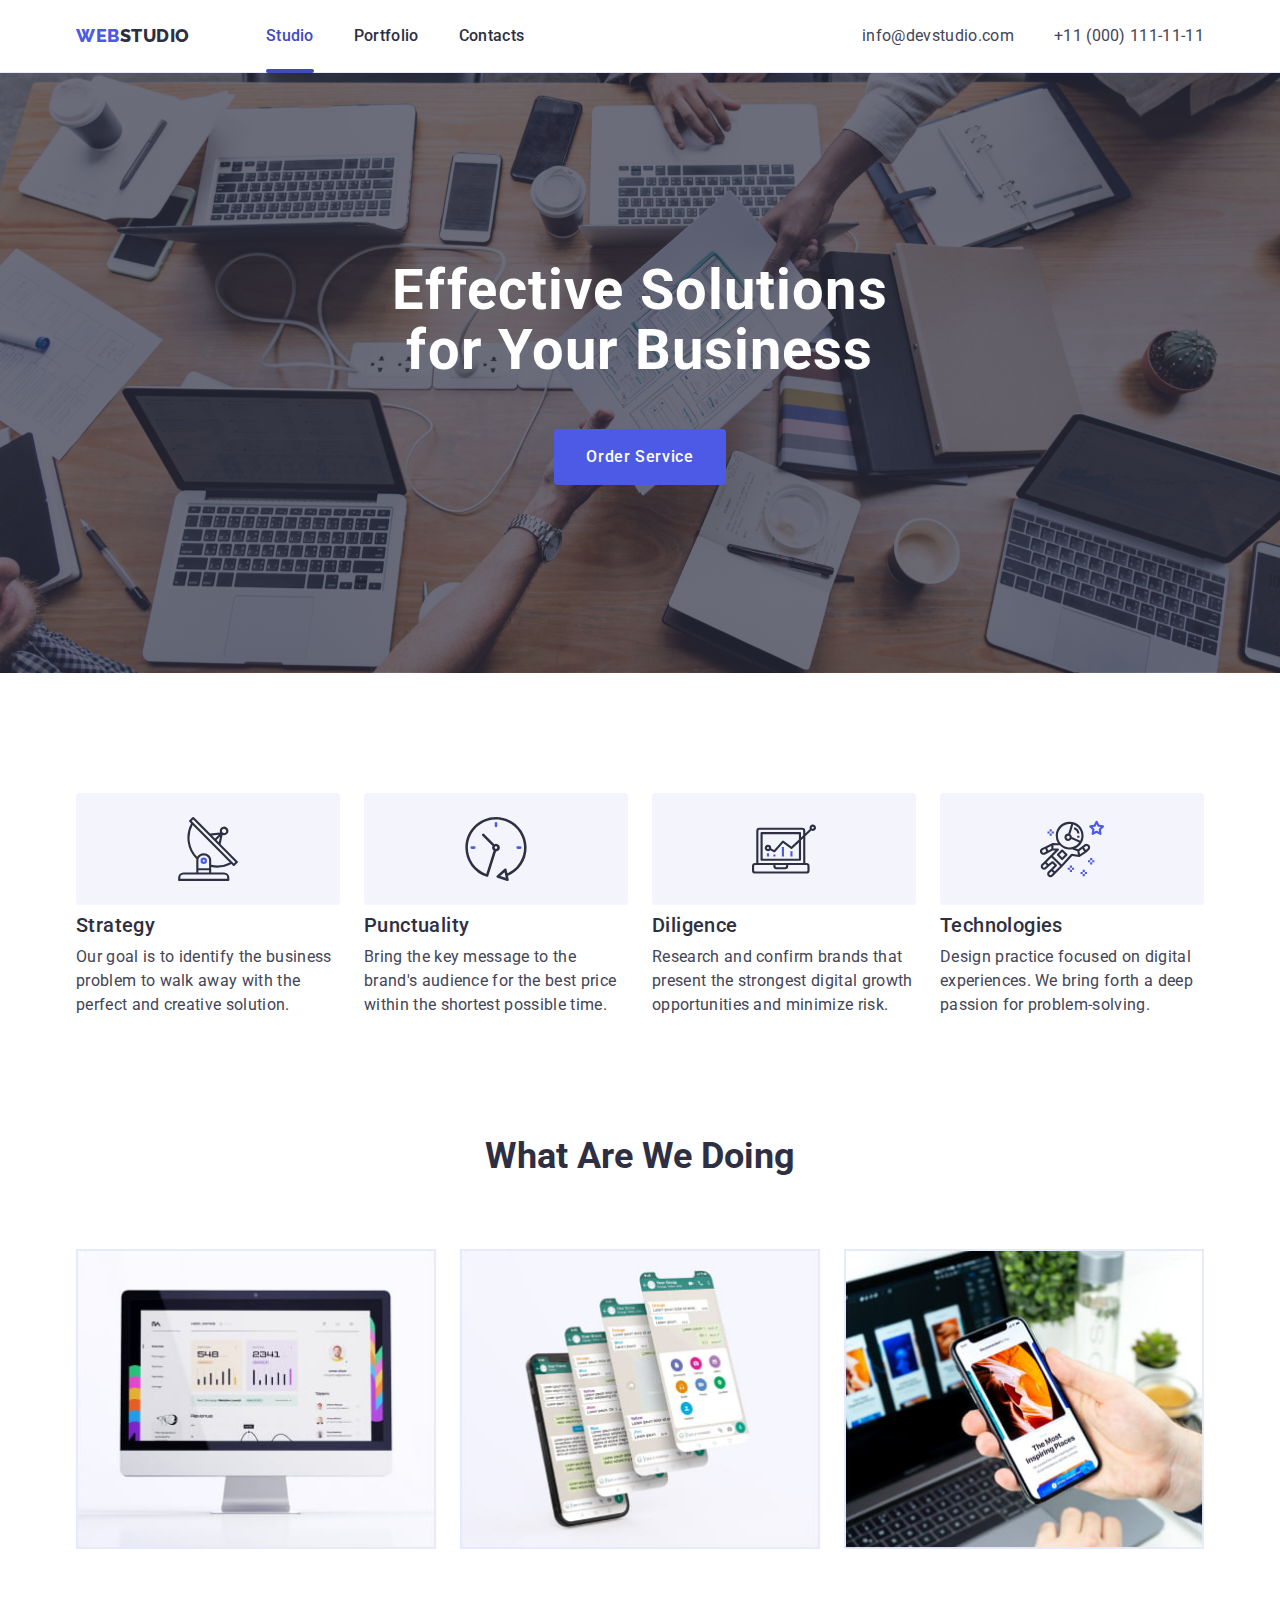
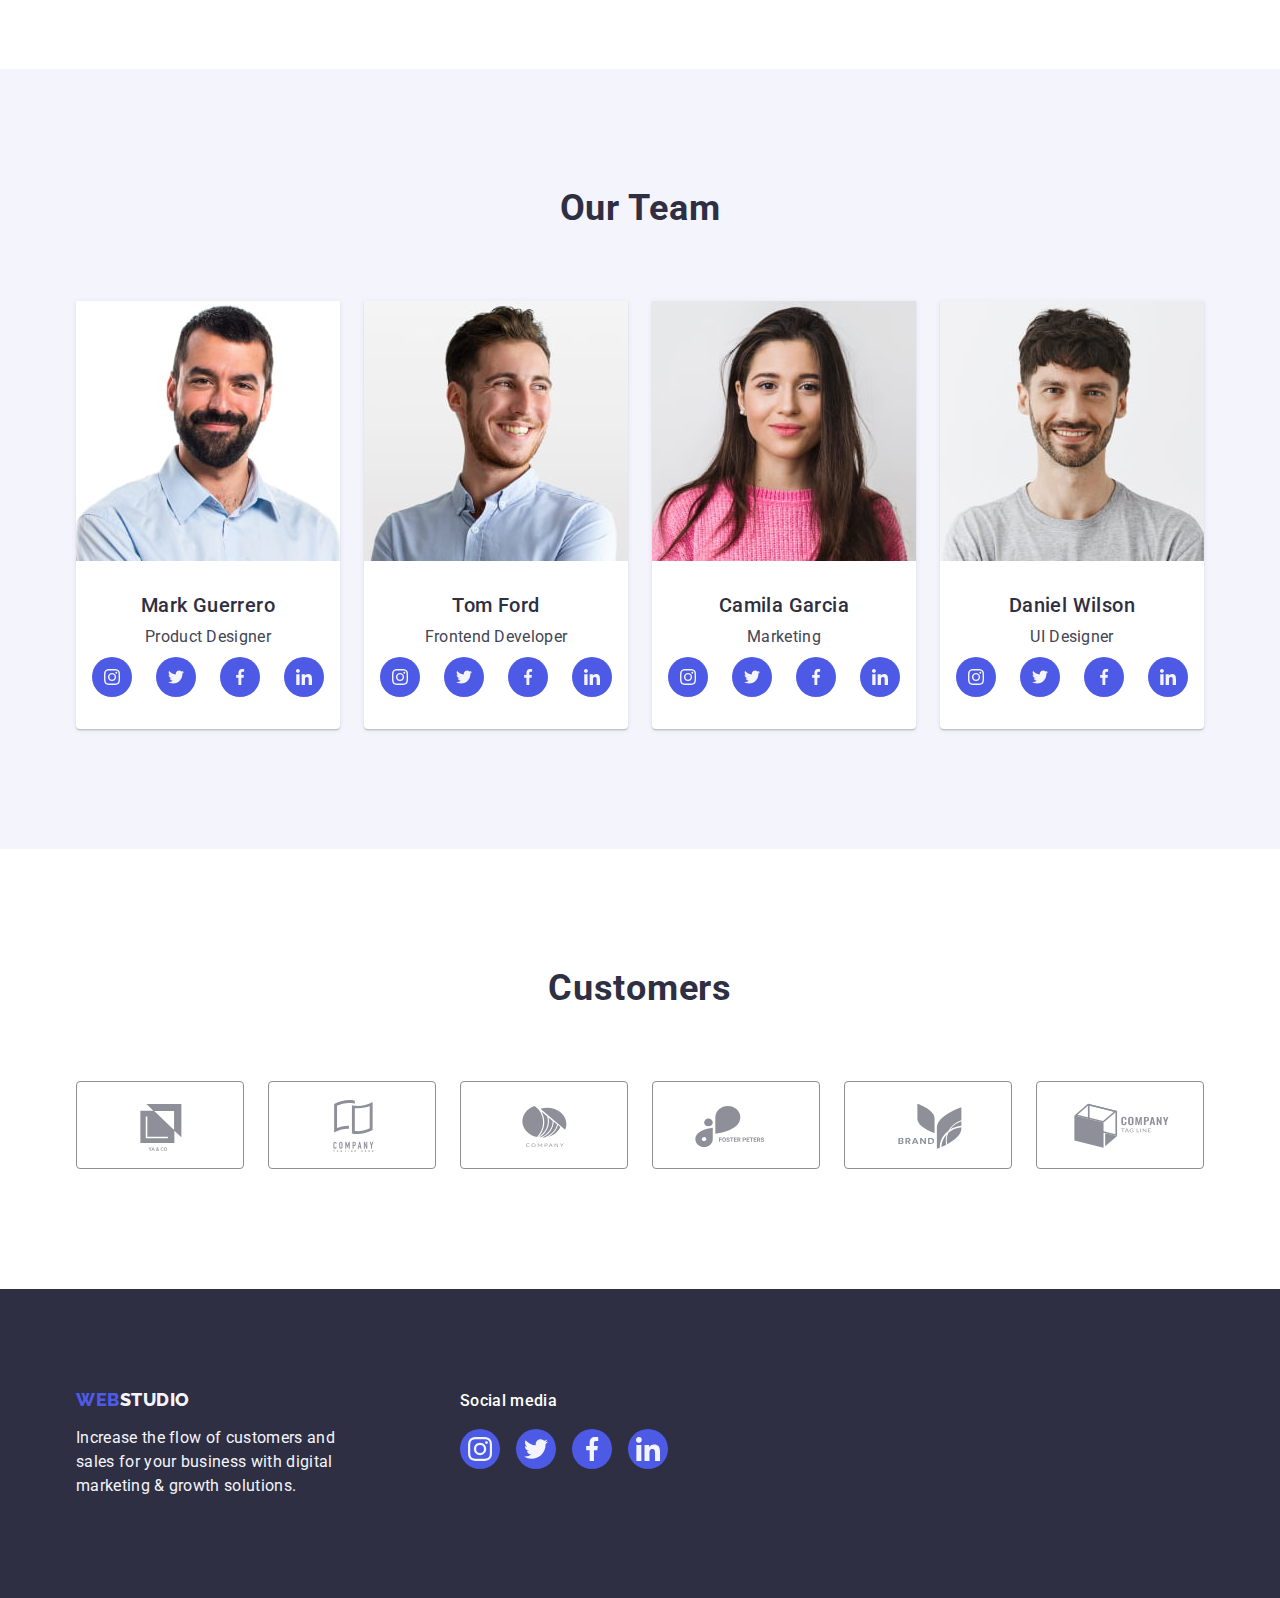
<file: index.html>
<!DOCTYPE html>
<html lang="en">
  <head>
    <meta charset="UTF-8" />
    <meta http-equiv="X-UA-Compatible" content="IE=edge" />
    <meta name="viewport" content="width=device-width, initial-scale=1.0" />
    <link href="https://fonts.googleapis.com" rel="preconnect" />
    <link href="https://fonts.gstatic.com" rel="preconnect" crossorigin />
    <link
      href="https://fonts.googleapis.com/css2?family=Roboto:wght@400;500;700&display=swap"
      rel="stylesheet"
    />
    <link
      href="https://fonts.googleapis.com/css2?family=Raleway:wght@800&display=swap"
      rel="stylesheet"
    />
    <link
      href="https://cdn.jsdelivr.net/npm/modern-normalize@2.0.0/modern-normalize.min.css"
      rel="stylesheet"
    />
    <link href="./css/styles.css" rel="stylesheet" />
    <title>WebStudio</title>
  </head>
  <body>
    <header class="header">
      <div class="container">
        <nav class="header-nav">
          <a class="logo link" href="./index.html">Web<span class="logo-span">Studio</span></a>
          <ul class="header-nav-list list">
            <li class="header-nav-item"
              ><a class="current header-nav-link link" href="./index.html">Studio</a></li
            >
            <li class="header-nav-item"
              ><a class="link header-nav-link" href="./portfolio.html">Portfolio</a></li
            >
            <li class="header-nav-item"><a class="link header-nav-link" href>Contacts</a></li>
          </ul>
        </nav>
        <address class="address">
          <ul class="address-list list">
            <li class="header-contacts-item"
              ><a class="header-contacts-link link" href="mailto:info@devstudio.com"
                >info@devstudio.com</a
              ></li
            >
            <li class="header-contacts-item"
              ><a class="header-contacts-link link" href="tel:+110001111111"
                >+11 (000) 111-11-11</a
              ></li
            >
          </ul>
        </address>
      </div>
    </header>

    <main>
      <!-- Hero -->
      <section class="hero">
        <div class="container">
          <h1 class="hero-title">Effective Solutions for Your Business</h1>
          <button class="hero-button" type="button" data-modal-open>Order Service</button>
        </div>
      </section>

      <!-- Specifications -->
      <section class="specs">
        <div class="container">
          <h2 class="visually-hidden">Specifications</h2>
          <ul class="specs-list list">
            <li class="specs-item">
              <div class="specs-icon-div">
                <svg class="specs-icon" width="64" height="64">
                  <use href="./images/icons.svg#antenna"></use>
                </svg>
              </div>
              <h3 class="specs-title">Strategy</h3>
              <p class="specs-p">
                Our goal is to identify the business problem to walk away with the perfect and
                creative solution.
              </p>
            </li>
            <li class="specs-item">
              <div class="specs-icon-div">
                <svg class="specs-icon" width="64" height="64">
                  <use href="./images/icons.svg#clock"></use>
                </svg>
              </div>
              <h3 class="specs-title">Punctuality</h3>
              <p class="specs-p">
                Bring the key message to the brand's audience for the best price within the shortest
                possible time.
              </p>
            </li>
            <li class="specs-item">
              <div class="specs-icon-div">
                <svg class="specs-icon" width="64" height="64">
                  <use href="./images/icons.svg#diagram"></use>
                </svg>
              </div>
              <h3 class="specs-title">Diligence</h3>
              <p class="specs-p">
                Research and confirm brands that present the strongest digital growth opportunities
                and minimize risk.
              </p>
            </li>
            <li class="specs-item">
              <div class="specs-icon-div">
                <svg class="specs-icon" width="64" height="64">
                  <use href="./images/icons.svg#astronaut"></use>
                </svg>
              </div>
              <h3 class="specs-title">Technologies</h3>
              <p class="specs-p">
                Design practice focused on digital experiences. We bring forth a deep passion for
                problem-solving.
              </p>
            </li>
          </ul>
        </div>
      </section>

      <!-- What we are doing -->
      <section class="wrwd">
        <div class="container">
          <h2 class="wrwd-title">What are we doing</h2>
          <ul class="wrwd-list list">
            <li class="wrwd-item">
              <img src="./images/wrwd1.jpg" alt="IMac photo" width="360" />
            </li>
            <li class="wrwd-item">
              <img src="./images/wrwd2.jpg" alt="app layers" width="360" />
            </li>
            <li class="wrwd-item">
              <img src="./images/wrwd3.jpg" alt="addaptive website" width="360" />
            </li>
          </ul>
        </div>
      </section>

      <!-- Our team -->
      <section class="our-team">
        <div class="container">
          <h2 class="our-team-title">Our Team</h2>
          <ul class="our-team-list list">
            <li class="team-member">
              <img src="./images/mark-guerrero.jpg" alt="Mark's photo" width="264" />
              <div class="team-member-descr">
                <h3 class="team-member-name">Mark Guerrero</h3>
                <p class="team-member-pos">Product Designer</p>
                <ul class="team-member-list list">
                  <li class="team-member-media">
                    <a class="team-member-link link" href>
                      <svg class="media-icon" width="16" height="16">
                        <use href="./images/icons.svg#instagram-logo"></use>
                      </svg>
                    </a>
                  </li>
                  <li class="team-member-media">
                    <a class="team-member-link link" href>
                      <svg class="media-icon" width="16" height="16">
                        <use href="./images/icons.svg#twitter-logo"></use>
                      </svg>
                    </a>
                  </li>
                  <li class="team-member-media">
                    <a class="team-member-link link" href>
                      <svg class="media-icon" width="16" height="16">
                        <use href="./images/icons.svg#facebook-logo"></use>
                      </svg>
                    </a>
                  </li>
                  <li class="team-member-media">
                    <a class="team-member-link link" href>
                      <svg class="media-icon" width="16" height="16">
                        <use href="./images/icons.svg#linkedin-logo"></use>
                      </svg>
                    </a>
                  </li>
                </ul>
              </div>
            </li>
            <li class="team-member">
              <img src="./images/tom-ford.jpg" alt="Tom's photo" width="264" />
              <div class="team-member-descr">
                <h3 class="team-member-name">Tom Ford</h3>
                <p class="team-member-pos">Frontend Developer</p>
                <ul class="team-member-list list">
                  <li class="team-member-media">
                    <a class="team-member-link link" href>
                      <svg class="media-icon" width="16" height="16">
                        <use href="./images/icons.svg#instagram-logo"></use>
                      </svg>
                    </a>
                  </li>
                  <li class="team-member-media">
                    <a class="team-member-link link" href>
                      <svg class="media-icon" width="16" height="16">
                        <use href="./images/icons.svg#twitter-logo"></use>
                      </svg>
                    </a>
                  </li>
                  <li class="team-member-media">
                    <a class="team-member-link link" href>
                      <svg class="media-icon" width="16" height="16">
                        <use href="./images/icons.svg#facebook-logo"></use>
                      </svg>
                    </a>
                  </li>
                  <li class="team-member-media">
                    <a class="team-member-link link" href>
                      <svg class="media-icon" width="16" height="16">
                        <use href="./images/icons.svg#linkedin-logo"></use>
                      </svg>
                    </a>
                  </li>
                </ul>
              </div>
            </li>
            <li class="team-member">
              <img src="./images/camila-garcia.jpg" alt="Camila's photo" width="264" />
              <div class="team-member-descr">
                <h3 class="team-member-name">Camila Garcia</h3>
                <p class="team-member-pos">Marketing</p>
                <ul class="team-member-list list">
                  <li class="team-member-media">
                    <a class="team-member-link link" href>
                      <svg class="media-icon" width="16" height="16">
                        <use href="./images/icons.svg#instagram-logo"></use>
                      </svg>
                    </a>
                  </li>
                  <li class="team-member-media">
                    <a class="team-member-link link" href>
                      <svg class="media-icon" width="16" height="16">
                        <use href="./images/icons.svg#twitter-logo"></use>
                      </svg>
                    </a>
                  </li>
                  <li class="team-member-media">
                    <a class="team-member-link link" href>
                      <svg class="media-icon" width="16" height="16">
                        <use href="./images/icons.svg#facebook-logo"></use>
                      </svg>
                    </a>
                  </li>
                  <li class="team-member-media">
                    <a class="team-member-link link" href>
                      <svg class="media-icon" width="16" height="16">
                        <use href="./images/icons.svg#linkedin-logo"></use>
                      </svg>
                    </a>
                  </li>
                </ul>
              </div>
            </li>
            <li class="team-member">
              <img src="./images/daniel-wilson.jpg" alt="Daniel's photo" width="264" />
              <div class="team-member-descr">
                <h3 class="team-member-name">Daniel Wilson</h3>
                <p class="team-member-pos">UI Designer</p>
                <ul class="team-member-list list">
                  <li class="team-member-media">
                    <a class="team-member-link link" href>
                      <svg class="media-icon" width="16" height="16">
                        <use href="./images/icons.svg#instagram-logo"></use>
                      </svg>
                    </a>
                  </li>
                  <li class="team-member-media">
                    <a class="team-member-link link" href>
                      <svg class="media-icon" width="16" height="16">
                        <use href="./images/icons.svg#twitter-logo"></use>
                      </svg>
                    </a>
                  </li>
                  <li class="team-member-media">
                    <a class="team-member-link link" href>
                      <svg class="media-icon" width="16" height="16">
                        <use href="./images/icons.svg#facebook-logo"></use>
                      </svg>
                    </a>
                  </li>
                  <li class="team-member-media">
                    <a class="team-member-link link" href>
                      <svg class="media-icon" width="16" height="16">
                        <use href="./images/icons.svg#linkedin-logo"></use>
                      </svg>
                    </a>
                  </li>
                </ul>
              </div>
            </li>
          </ul>
        </div>
      </section>

      <!-- Clients -->
      <section class="customers">
        <div class="customers-container container">
          <h2 class="customers-title">Customers</h2>
          <ul class="customers-list list">
            <li class="customers-item"
              ><a class="customers-link link" href>
                <svg class="customers-icon" width="104" height="56">
                  <use href="./images/icons.svg#icon-logo-1"></use></svg></a
            ></li>
            <li class="customers-item"
              ><a class="customers-link link" href
                ><svg class="customers-icon" width="104" height="56">
                  <use href="./images/icons.svg#icon-logo-2"></use></svg></a
            ></li>
            <li class="customers-item"
              ><a class="customers-link link" href
                ><svg class="customers-icon" width="104" height="56">
                  <use href="./images/icons.svg#icon-logo-3"></use></svg></a
            ></li>
            <li class="customers-item"
              ><a class="customers-link link" href
                ><svg class="customers-icon" width="104" height="56">
                  <use href="./images/icons.svg#icon-logo-4"></use></svg></a
            ></li>
            <li class="customers-item"
              ><a class="customers-link link" href
                ><svg class="customers-icon" width="104" height="56">
                  <use href="./images/icons.svg#icon-logo-5"></use></svg></a
            ></li>
            <li class="customers-item"
              ><a class="customers-link link" href
                ><svg class="customers-icon" width="104" height="56">
                  <use href="./images/icons.svg#icon-logo-6"></use></svg></a
            ></li>
          </ul>
        </div>
      </section>
    </main>

    <footer class="footer">
      <div class="container">
        <div class="footer-info">
          <a class="logo link" href="./index.html">Web<span class="logo-span">Studio</span></a>
          <p class="footer-text">
            Increase the flow of customers and sales for your business with digital marketing &
            growth solutions.
          </p>
        </div>
        <div class="social-media">
          <p class="footer-social">Social media</p>
          <ul class="footer-list list">
            <li class="footer-social-media">
              <a class="footer-link link" href>
                <svg class="footer-icon" width="24" height="24">
                  <use href="./images/icons.svg#instagram-logo"></use>
                </svg>
              </a>
            </li>
            <li class="footer-social-media">
              <a class="footer-link link" href>
                <svg class="footer-icon" width="24" height="24">
                  <use href="./images/icons.svg#twitter-logo"></use>
                </svg>
              </a>
            </li>
            <li class="footer-social-media">
              <a class="footer-link link" href>
                <svg class="footer-icon" width="24" height="24">
                  <use href="./images/icons.svg#facebook-logo"></use>
                </svg>
              </a>
            </li>
            <li class="footer-social-media">
              <a class="footer-link link" href>
                <svg class="footer-icon" width="24" height="24">
                  <use href="./images/icons.svg#linkedin-logo"></use>
                </svg>
              </a>
            </li>
          </ul>
        </div>
      </div>
    </footer>

    <div class="backdrop is-hidden" data-modal>
      <div class="modal">
        <button class="close-btn" type="button" data-modal-close>
          <svg class="close-btn-icon" width="8" height="8">
            <use href="./images/icons.svg#close-btn-icon"></use>
          </svg>
        </button>
      </div>
    </div>

    <script src="./js/modal.js"></script>
  </body>
</html>
</file>
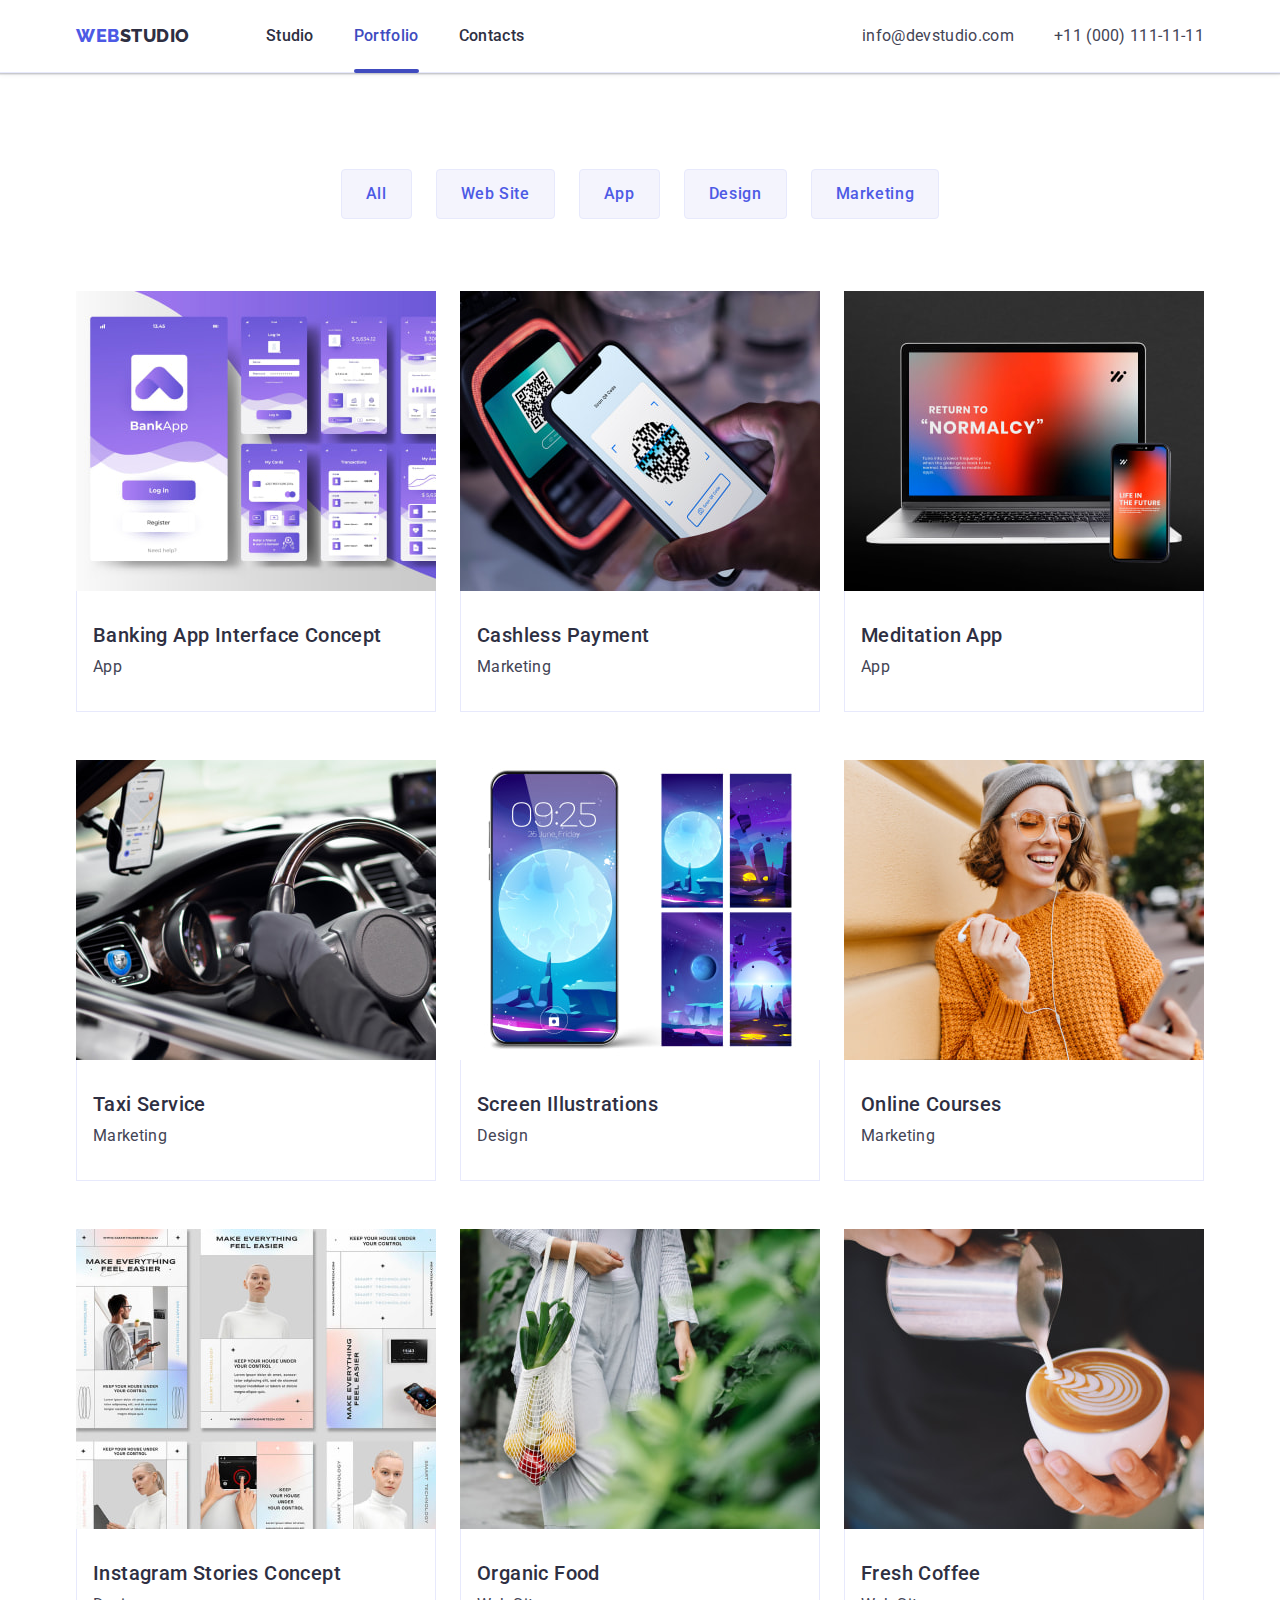
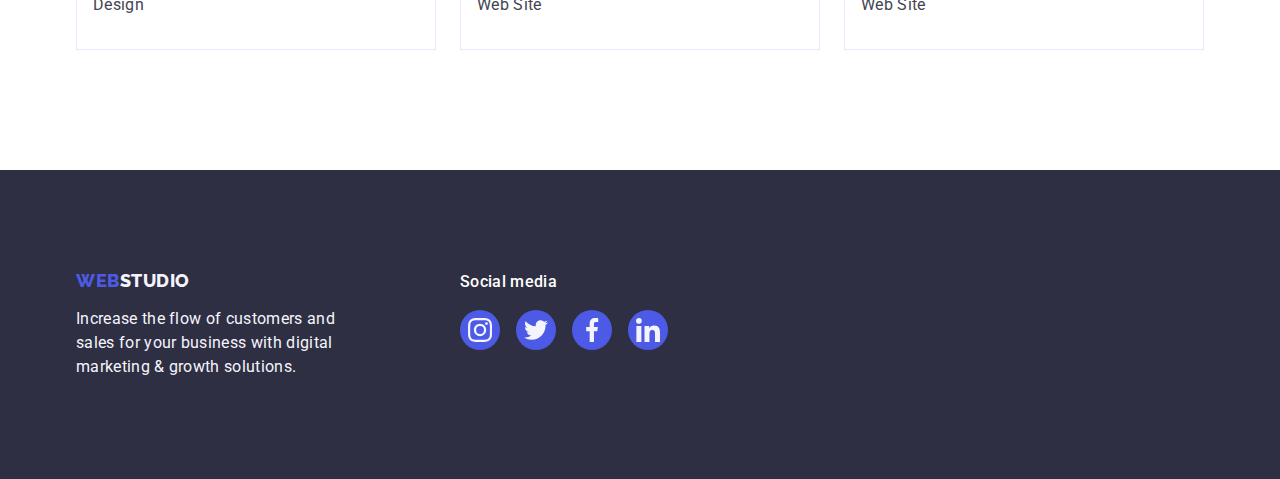
<file: portfolio.html>
<!DOCTYPE html>
<html lang="en">
  <head>
    <meta charset="UTF-8" />
    <meta http-equiv="X-UA-Compatible" content="IE=edge" />
    <meta name="viewport" content="width=device-width, initial-scale=1.0" />
    <title>WebStudio</title>
    <link href="https://fonts.googleapis.com" rel="preconnect" />
    <link href="https://fonts.gstatic.com" rel="preconnect" crossorigin />
    <link
      href="https://fonts.googleapis.com/css2?family=Roboto:wght@400;500;700&display=swap"
      rel="stylesheet"
    />
    <link
      href="https://fonts.googleapis.com/css2?family=Raleway:wght@800&display=swap"
      rel="stylesheet"
    />
    <link
      href="https://cdn.jsdelivr.net/npm/modern-normalize@2.0.0/modern-normalize.min.css"
      rel="stylesheet"
    />
    <link href="./css/styles.css" rel="stylesheet" />
  </head>
  <body>
    <header class="header">
      <div class="container">
        <nav class="header-nav">
          <a class="logo link" href="./index.html">Web<span class="logo-span">Studio</span></a>
          <ul class="header-nav-list list">
            <li class="header-nav-item"
              ><a class="header-nav-link link" href="./index.html">Studio</a></li
            >
            <li class="header-nav-item"
              ><a class="current header-nav-link link" href="./portfolio.html">Portfolio</a></li
            >
            <li class="header-nav-item"><a class="link header-nav-link" href>Contacts</a></li>
          </ul>
        </nav>
        <address class="address">
          <ul class="address-list list">
            <li class="header-contacts-item"
              ><a class="header-contacts-link link" href="mailto:info@devstudio.com"
                >info@devstudio.com</a
              ></li
            >
            <li class="header-contacts-item"
              ><a class="header-contacts-link link" href="tel:+110001111111"
                >+11 (000) 111-11-11</a
              ></li
            >
          </ul>
        </address>
      </div>
    </header>

    <main>
      <!-- Content -->
      <section class="portfolio">
        <div class="container">
          <h1 class="visually-hidden">Portfolio</h1>
          <ul class="portfolio-btn-list list">
            <li><button class="portfolio-btn" type="button">All</button></li>
            <li><button class="portfolio-btn" type="button">Web Site</button></li>
            <li><button class="portfolio-btn" type="button">App</button></li>
            <li><button class="portfolio-btn" type="button">Design</button></li>
            <li><button class="portfolio-btn" type="button">Marketing</button></li>
          </ul>

          <ul class="portfolio-content-cards list">
            <li class="portfolio-card"
              ><a class="link" href
                ><div class="portfolio-card-img">
                  <img
                    src="./images/portfolio-pics/banking-app.jpg"
                    alt="banking app"
                    width="360"
                    height="300"
                  />
                  <p class="overlay"
                    >14 Stylish and User-Friendly App Design Concepts · Task Manager App · Calorie
                    Tracker App · Exotic Fruit Ecommerce App · Cloud Storage App</p
                  >
                </div>
                <div class="portfolio-card-content">
                  <h2 class="portfolio-content">Banking App Interface Concept</h2>
                  <p class="portfolio-content-descr">App</p></div
                ></a
              >
            </li>
            <li class="portfolio-card"
              ><a class="link" href
                ><div class="portfolio-card-img">
                  <img
                    src="./images/portfolio-pics/cashless-payment.jpg"
                    alt="payment"
                    width="360"
                    height="300"
                  />
                  <p class="overlay"
                    >14 Stylish and User-Friendly App Design Concepts · Task Manager App · Calorie
                    Tracker App · Exotic Fruit Ecommerce App · Cloud Storage App</p
                  >
                </div>
                <div class="portfolio-card-content">
                  <h2 class="portfolio-content">Cashless Payment</h2>
                  <p class="portfolio-content-descr">Marketing</p></div
                ></a
              >
            </li>
            <li class="portfolio-card"
              ><a class="link" href
                ><div class="portfolio-card-img">
                  <img
                    src="./images/portfolio-pics/meditation-app.jpg"
                    alt="app for meditation"
                    width="360"
                    height="300"
                  />
                  <p class="overlay"
                    >14 Stylish and User-Friendly App Design Concepts · Task Manager App · Calorie
                    Tracker App · Exotic Fruit Ecommerce App · Cloud Storage App</p
                  >
                </div>
                <div class="portfolio-card-content">
                  <h2 class="portfolio-content">Meditation App</h2>
                  <p class="portfolio-content-descr">App</p>
                </div></a
              ></li
            >
            <li class="portfolio-card">
              <a class="link" href>
                <div class="portfolio-card-img"
                  ><img
                    src="./images/portfolio-pics/taxi-service.jpg"
                    alt="taxi"
                    width="360"
                    height="300"
                  />
                  <p class="overlay"
                    >14 Stylish and User-Friendly App Design Concepts · Task Manager App · Calorie
                    Tracker App · Exotic Fruit Ecommerce App · Cloud Storage App</p
                  >
                </div>
                <div class="portfolio-card-content">
                  <h2 class="portfolio-content">Taxi Service</h2>
                  <p class="portfolio-content-descr">Marketing</p>
                </div></a
              ></li
            >
            <li class="portfolio-card"
              ><a class="link" href
                ><div class="portfolio-card-img">
                  <img
                    src="./images/portfolio-pics/screen-illustrations.jpg"
                    alt="background images"
                    width="360"
                    height="300"
                  />
                  <p class="overlay"
                    >14 Stylish and User-Friendly App Design Concepts · Task Manager App · Calorie
                    Tracker App · Exotic Fruit Ecommerce App · Cloud Storage App</p
                  >
                </div>
                <div class="portfolio-card-content">
                  <h2 class="portfolio-content">Screen Illustrations</h2>
                  <p class="portfolio-content-descr">Design</p>
                </div></a
              ></li
            >
            <li class="portfolio-card">
              <a class="link" href
                ><div class="portfolio-card-img"
                  ><img
                    src="./images/portfolio-pics/online-courses.jpg"
                    alt="women laughing"
                    width="360"
                    height="300"
                  />
                  <p class="overlay"
                    >14 Stylish and User-Friendly App Design Concepts · Task Manager App · Calorie
                    Tracker App · Exotic Fruit Ecommerce App · Cloud Storage App</p
                  >
                </div>
                <div class="portfolio-card-content">
                  <h2 class="portfolio-content">Online Courses</h2>
                  <p class="portfolio-content-descr">Marketing</p>
                </div></a
              ></li
            >
            <li class="portfolio-card">
              <a class="link" href
                ><div class="portfolio-card-img"
                  ><img
                    src="./images/portfolio-pics/instagram-stories.jpg"
                    alt="strories for Instagram"
                    width="360"
                    height="300"
                  />
                  <p class="overlay"
                    >14 Stylish and User-Friendly App Design Concepts · Task Manager App · Calorie
                    Tracker App · Exotic Fruit Ecommerce App · Cloud Storage App</p
                  >
                </div>
                <div class="portfolio-card-content">
                  <h2 class="portfolio-content">Instagram Stories Concept</h2>
                  <p class="portfolio-content-descr">Design</p>
                </div></a
              ></li
            >
            <li class="portfolio-card"
              ><a class="link" href
                ><div class="portfolio-card-img">
                  <img
                    src="./images/portfolio-pics/organic-food.jpg"
                    alt="organic food"
                    width="360"
                    height="300"
                  />
                  <p class="overlay"
                    >14 Stylish and User-Friendly App Design Concepts · Task Manager App · Calorie
                    Tracker App · Exotic Fruit Ecommerce App · Cloud Storage App</p
                  >
                </div>
                <div class="portfolio-card-content">
                  <h2 class="portfolio-content">Organic Food</h2>
                  <p class="portfolio-content-descr">Web Site</p>
                </div></a
              ></li
            >
            <li class="portfolio-card"
              ><a class="link" href
                ><div class="portfolio-card-img">
                  <img
                    src="./images/portfolio-pics/fresh-coffee.jpg"
                    alt="fresh coffee"
                    width="360"
                    height="300"
                  />
                  <p class="overlay"
                    >14 Stylish and User-Friendly App Design Concepts · Task Manager App · Calorie
                    Tracker App · Exotic Fruit Ecommerce App · Cloud Storage App</p
                  >
                </div>
                <div class="portfolio-card-content">
                  <h2 class="portfolio-content">Fresh Coffee</h2>
                  <p class="portfolio-content-descr">Web Site</p>
                </div></a
              ></li
            >
          </ul>
        </div></section
      >
    </main>

    <footer class="footer">
      <div class="container">
        <div class="footer-info">
          <a class="logo link" href="./index.html">Web<span class="logo-span">Studio</span></a>
          <p class="footer-text">
            Increase the flow of customers and sales for your business with digital marketing &
            growth solutions.
          </p>
        </div>
        <div class="social-media">
          <p class="footer-social">Social media</p>
          <ul class="footer-list list">
            <li class="footer-social-media">
              <a class="footer-link link" href>
                <svg class="footer-icon" width="24" height="24">
                  <use href="./images/icons.svg#instagram-logo"></use>
                </svg>
              </a>
            </li>
            <li class="footer-social-media">
              <a class="footer-link link" href>
                <svg class="footer-icon" width="24" height="24">
                  <use href="./images/icons.svg#twitter-logo"></use>
                </svg>
              </a>
            </li>
            <li class="footer-social-media">
              <a class="footer-link link" href>
                <svg class="footer-icon" width="24" height="24">
                  <use href="./images/icons.svg#facebook-logo"></use>
                </svg>
              </a>
            </li>
            <li class="footer-social-media">
              <a class="footer-link link" href>
                <svg class="footer-icon" width="24" height="24">
                  <use href="./images/icons.svg#linkedin-logo"></use>
                </svg>
              </a>
            </li>
          </ul>
        </div>
      </div>
    </footer>
  </body>
</html>
</file>
<file: css/styles.css>
:root {
  --navy-blue: #2e2f42;
  --iris: #4d5ae5;
  --slate: #434455;
  --cloud: #f4f4fd;
  --white: #ffffff;
  --cornflower: #e7e9fc;
  --ocean: #404bbf;
  --green: #31d0aa;
  --lightslate: #8e8f99;
  --navyblue-modal: #2e2f42;
  --dairy: #fcfcfc;
  --header-bg-gradient: linear-gradient(rgba(46, 47, 66, 0.7), rgba(46, 47, 66, 0.7));
}
body {
  background-color: var(--white);
  color: #434455;
  font-family: 'Roboto', sans-serif;
}

h1,
h2,
h3,
h4,
h5,
h6,
p {
  margin: 0;
}

img {
  display: block;
}

.visually-hidden {
  position: absolute;
  overflow: hidden;
  clip: rect(0 0 0 0);
  width: 1px;
  height: 1px;
  margin: -1px;
  padding: 0;
  border: 0;

  white-space: nowrap;
  clip-path: inset(100%);
}

.container {
  width: 1158px;
  margin: 0 auto;
  padding: 0 15px;
}

.link {
  display: block;
  text-decoration: none;
}

.list {
  margin: 0;
  padding: 0;
  list-style: none;
}

.address {
  font-style: normal;
}

.header {
  border-bottom: 1px solid var(--cornflower);
  background-color: var(--white);
  box-shadow: 0px 2px 1px rgba(46, 47, 66, 0.08), 0px 1px 1px rgba(46, 47, 66, 0.16),
    0px 1px 6px rgba(46, 47, 66, 0.08);
}

.header > .container {
  display: flex;
  justify-content: space-between;
  align-items: center;
}

.header-nav {
  display: flex;
  align-items: center;
}

.header-nav-list {
  display: flex;
  gap: 40px;
}

.address-list {
  display: flex;
  gap: 40px;
}

.logo {
  margin-right: 76px;
  color: var(--iris);
  font-weight: 800;
  font-size: 18px;
  font-family: 'Raleway', sans-serif;
  line-height: 1.17;
  letter-spacing: 0.03em;
  text-transform: uppercase;
}

.logo-span {
  color: var(--navy-blue);
}

.header-nav-link {
  display: block;
  padding: 24px 0;
  color: var(--navy-blue);
  font-weight: 500;
  font-size: 16px;
  line-height: 1.5;
  letter-spacing: 0.02em;
  transition: color 250ms cubic-bezier(0.4, 0, 0.2, 1);
}

.current {
  position: relative;
  color: var(--ocean);
}

.current::after {
  content: '';
  position: absolute;
  bottom: -1px;
  left: 0;
  width: 100%;
  height: 4px;
  border-radius: 2px;
  background-color: var(--ocean);
}

.header-contacts-link {
  display: block;
  padding: 24px 0;
  color: var(--slate);
  font-weight: 400;
  font-size: 16px;
  line-height: 1.5;
  letter-spacing: 0.02em;
  transition: color 250ms cubic-bezier(0.4, 0, 0.2, 1);
}

.header-contacts-link:hover,
.header-contacts-link:focus,
.header-nav-link:hover,
.header-nav-link:focus {
  color: var(--ocean);
}

.hero {
  max-width: 1440px;
  margin: 0 auto;
  padding-top: 188px;
  padding-bottom: 188px;
  background-color: var(--navy-blue);
  background-image: linear-gradient(rgba(46, 47, 66, 0.7), rgba(46, 47, 66, 0.7)),
    url(../images/hero-bg.jpg);
  background-position: center;
  background-size: cover;
  background-repeat: no-repeat;
}

.hero-title {
  max-width: 496px;
  margin: 0 auto;
  margin-bottom: 48px;
  color: var(--white);
  font-weight: 700;
  font-size: 56px;
  line-height: 1.07;
  letter-spacing: 0.02em;
  text-align: center;
}

.hero-button {
  display: block;
  min-width: 169px;
  margin: 0 auto;
  padding: 16px 32px;
  border: none;
  border-radius: 4px;
  background-color: var(--iris);
  color: var(--white);
  font-weight: 500;
  font-size: 16px;
  font-family: 'Roboto', sans-serif;
  line-height: 24px;
  letter-spacing: 0.04em;
  cursor: pointer;
  transition: background-color 250ms cubic-bezier(0.4, 0, 0.2, 1);
}

.hero-button:hover,
.hero-button:focus {
  background-color: var(--ocean);
}

.specs {
  padding: 120px 0;
}

.specs-list {
  display: flex;
  gap: 24px;
}

.specs-item {
  flex-basis: 264px;
}

.specs-icon-div {
  display: flex;
  justify-content: center;
  align-items: center;
  height: 112px;
  margin-bottom: 8px;
  border-radius: 4px;
  background: var(--cloud);
}

.specs-icon {
  width: 64px;
  height: 64px;
}

.specs-title {
  margin-bottom: 8px;
  color: var(--navy-blue);
  font-weight: 500;
  font-size: 20px;
  line-height: 24px;
  letter-spacing: 0.02em;
}

.specs-p {
  color: var(--slate);
  font-weight: 400;
  font-size: 16px;
  line-height: 24px;
  letter-spacing: 0.02em;
}

.wrwd {
  padding-bottom: 120px;
}

.wrwd-title {
  margin-bottom: 72px;
  color: var(--navy-blue);
  font-weight: 700;
  font-size: 36px;
  line-height: 1.11;
  text-align: center;
  text-transform: capitalize;
}

.wrwd-list {
  display: flex;
  gap: 24px;
}

.wrwd-item img {
  border: 1px solid #e7e9fc;
}

.our-team {
  padding: 120px 0 120px;
  background-color: var(--cloud);
}

.our-team-title {
  margin-bottom: 72px;
  color: var(--navy-blue);
  font-weight: 700;
  font-size: 36px;
  line-height: 1.11;
  letter-spacing: 0.02em;
  text-align: center;
  text-transform: capitalize;
}

.our-team-list {
  display: flex;
  gap: 24px;
}

.team-member {
  flex-basis: 264px;
  border-radius: 0px 0px 4px 4px;
  background-color: var(--white);
  box-shadow: 0px 1px 6px rgba(46, 47, 66, 0.08), 0px 1px 1px rgba(46, 47, 66, 0.16),
    0px 2px 1px rgba(46, 47, 66, 0.08);
}

.team-member-descr {
  padding: 32px 0;
}

.team-member-name {
  margin-bottom: 8px;
  color: var(--navy-blue);
  font-weight: 500;
  font-size: 20px;
  line-height: 24px;
  letter-spacing: 0.02em;
  text-align: center;
}

.team-member-pos {
  margin-bottom: 8px;
  color: var(--slate);
  font-weight: 400;
  font-size: 16px;
  line-height: 24px;
  letter-spacing: 0.02em;
  text-align: center;
}

.team-member-list {
  display: flex;
  flex-direction: row;
  gap: 24px;
  justify-content: center;
}

.team-member-link {
  display: flex;
  justify-content: center;
  align-items: center;
  width: 40px;
  height: 40px;
  border-radius: 50%;
  background-color: var(--iris);
  transition: background-color 250ms cubic-bezier(0.4, 0, 0.2, 1);
}

.team-member-link:hover,
.team-member-link:focus {
  background-color: var(--ocean);
}

.media-icon {
  fill: var(--cloud);
}

.customers {
  padding: 120px 0;
}

.customers-title {
  margin-bottom: 72px;
  color: var(--navy-blue);
  font-weight: 700;
  font-style: normal;
  font-size: 36px;
  line-height: 1.11;
  letter-spacing: 0.72px;
  text-align: center;
  text-transform: capitalize;
}

.customers-list {
  display: flex;
  flex-direction: row;
  gap: 24px;
  justify-content: space-between;
}

.customers-item {
  width: calc((100% - 120px) / 6);
}

.customers-link {
  display: flex;
  justify-content: center;
  align-items: center;
  width: 168px;
  height: 88px;
  border: 1px solid var(--lightslate);
  border-radius: 4px;
  color: var(--lightslate);
  transition: border-color 250ms cubic-bezier(0.4, 0, 0.2, 1),
    color 250ms cubic-bezier(0.4, 0, 0.2, 1);
}

.customers-link:hover > .customers-icon,
.customers-link:focus > .customers-icon {
  fill: var(--ocean);
}

.customers-link:hover,
.customers-link:focus {
  border-color: var(--ocean);
  color: var(--ocean);
}

.customers-icon {
  fill: currentColor;
}

/* TODO------------------------- */

.portfolio {
  padding-top: 96px;
  padding-bottom: 120px;
}

.portfolio-btn-list {
  display: flex;
  gap: 24px;
  justify-content: center;
  margin-bottom: 72px;
}

.portfolio-btn {
  padding: 12px 24px;
  border: 1px solid var(--cornflower);
  border-radius: 4px;
  background-color: var(--cloud);
  color: var(--iris);
  font-weight: 500;
  font-size: 16px;
  font-family: 'Roboto', sans-serif;
  line-height: 24px;
  letter-spacing: 0.04em;
  text-align: center;
  transition: color 250ms cubic-bezier(0.4, 0, 0.2, 1),
    background-color 250ms cubic-bezier(0.4, 0, 0.2, 1),
    border-color 250ms cubic-bezier(0.4, 0, 0.2, 1), box-shadow 250ms cubic-bezier(0.4, 0, 0.2, 1);
}

.portfolio-btn:hover,
.portfolio-btn:focus {
  border: 1px solid transparent;
  background-color: var(--ocean);
  color: var(--white);
  box-shadow: 0px 3px 1px rgba(0, 0, 0, 0.1), 0px 2px 1px rgba(0, 0, 0, 0.08),
    0px 2px 2px rgba(0, 0, 0, 0.12);
  cursor: pointer;
}

.portfolio-content-cards {
  display: flex;
  flex-wrap: wrap;
  row-gap: 48px;
  column-gap: 24px;
}

.portfolio-card {
  flex-basis: 360px;
  border: none;
}

.portfolio-card .link {
  transition: box-shadow 250ms cubic-bezier(0.4, 0, 0.2, 1);
}

.portfolio-card .link:hover,
.portfolio-card .link:focus {
  box-shadow: 0px 2px 1px 0px rgba(46, 47, 66, 0.08), 0px 1px 1px 0px rgba(46, 47, 66, 0.16),
    0px 1px 6px 0px rgba(46, 47, 66, 0.08);
}

.portfolio-card-img {
  position: relative;
  overflow: hidden;
}

.overlay {
  position: absolute;
  top: 0;
  left: 0;
  width: 100%;
  height: 100%;
  padding: 40px 32px;
  background-color: var(--iris);
  color: var(--cloud);
  font-weight: 400;
  font-style: normal;
  font-size: 16px;
  line-height: 1.5; /* 150% */
  letter-spacing: 0.32px;
  transition: transform 250ms cubic-bezier(0.4, 0, 0.2, 1);
  transform: translateY(100%);
}

.portfolio-card .link:hover .overlay,
.portfolio-card .link:focus .overlay {
  transform: translateY(0);
}

.portfolio-card-content {
  padding: 32px 16px;
  border: 1px solid var(--cornflower);
  border-top: none;
}

.portfolio-content {
  margin-bottom: 8px;
  color: var(--navy-blue);
  font-weight: 500;
  font-size: 20px;
  line-height: 1.2;
  letter-spacing: 0.02em;
}

.portfolio-content-descr {
  color: var(--slate);
  font-weight: 400;
  font-size: 16px;
  line-height: 1.5;
  letter-spacing: 0.02em;
}

/* ------------------------------ */

.footer {
  padding: 100px 0;
  background-color: var(--navy-blue);
}

.footer > .container {
  display: flex;
  flex-direction: row;
  align-items: baseline;
}

.footer-info {
  margin-right: 120px;
}

.footer .logo {
  display: inline-block;
  margin-bottom: 16px;
}

.footer .logo-span {
  color: var(--cloud);
}

.footer-text {
  width: 264px;
  color: var(--cloud);
  font-weight: 400;
  font-size: 16px;
  line-height: 24px;
  letter-spacing: 0.02em;
}

.footer-social {
  margin-bottom: 16px;
  color: var(--white);
  font-weight: 500;
  font-style: normal;
  font-size: 16px;
  line-height: 1.5;
  letter-spacing: 0.32px;
}

.footer-list {
  display: flex;
  flex-direction: row;
  gap: 16px;
}

.footer-link {
  display: flex;
  justify-content: center;
  align-items: center;
  width: 40px;
  height: 40px;
  border-radius: 50%;
  background-color: var(--iris);
  transition: background-color 250ms cubic-bezier(0.4, 0, 0.2, 1);
}

.footer-link:hover,
.footer-link:focus {
  background-color: var(--green);
}

.footer-icon {
  fill: var(--cloud);
}

/* TODO ========================= */

.backdrop {
  position: fixed;
  top: 0;
  left: 0;
  z-index: 100;
  width: 100%;
  height: 100%;
  background-color: rgba(46, 47, 66, 0.4);
  opacity: 1;
  transition: opacity 250ms cubic-bezier(0.4, 0, 0.2, 1),
    visibility 250ms cubic-bezier(0.4, 0, 0.2, 1);
}

.backdrop.is-hidden {
  opacity: 0;
  visibility: hidden;
  pointer-events: none;
}

.modal {
  position: absolute;
  top: 50%;
  left: 50%;
  width: 408px;
  min-height: 584px;
  border-radius: 4px;
  background: var(--dairy);
  box-shadow: 0px 2px 1px 0px rgba(0, 0, 0, 0.2), 0px 1px 3px 0px rgba(0, 0, 0, 0.12),
    0px 1px 1px 0px rgba(0, 0, 0, 0.14);
  opacity: 1;
  transition: transform 250ms cubic-bezier(0.4, 0, 0.2, 1);
  transform: translate(-50%, -50%) scale(1);
}

.backdrop.is-hidden .modal {
  opacity: 0;
}

.close-btn {
  position: absolute;
  top: 24px;
  right: 24px;
  display: flex;
  justify-content: center;
  align-items: center;
  width: 24px;
  height: 24px;
  padding: 0;
  border: 1px solid rgba(0, 0, 0, 0.1);
  border-radius: 50%;
  background-color: var(--cornflower);
  cursor: pointer;
  transition: background-color 250ms cubic-bezier(0.4, 0, 0.2, 1),
    border 250ms cubic-bezier(0.4, 0, 0.2, 1);
}

.close-btn:hover,
.close-btn:focus {
  border: none;
  background-color: var(--ocean);
}

.close-btn-icon {
  width: 8px;
  height: 8px;
  transition: fill 250ms cubic-bezier(0.4, 0, 0.2, 1);
}

.close-btn:hover > .close-btn-icon,
.close-btn:focus > .close-btn-icon {
  fill: var(--white);
}
</file>
